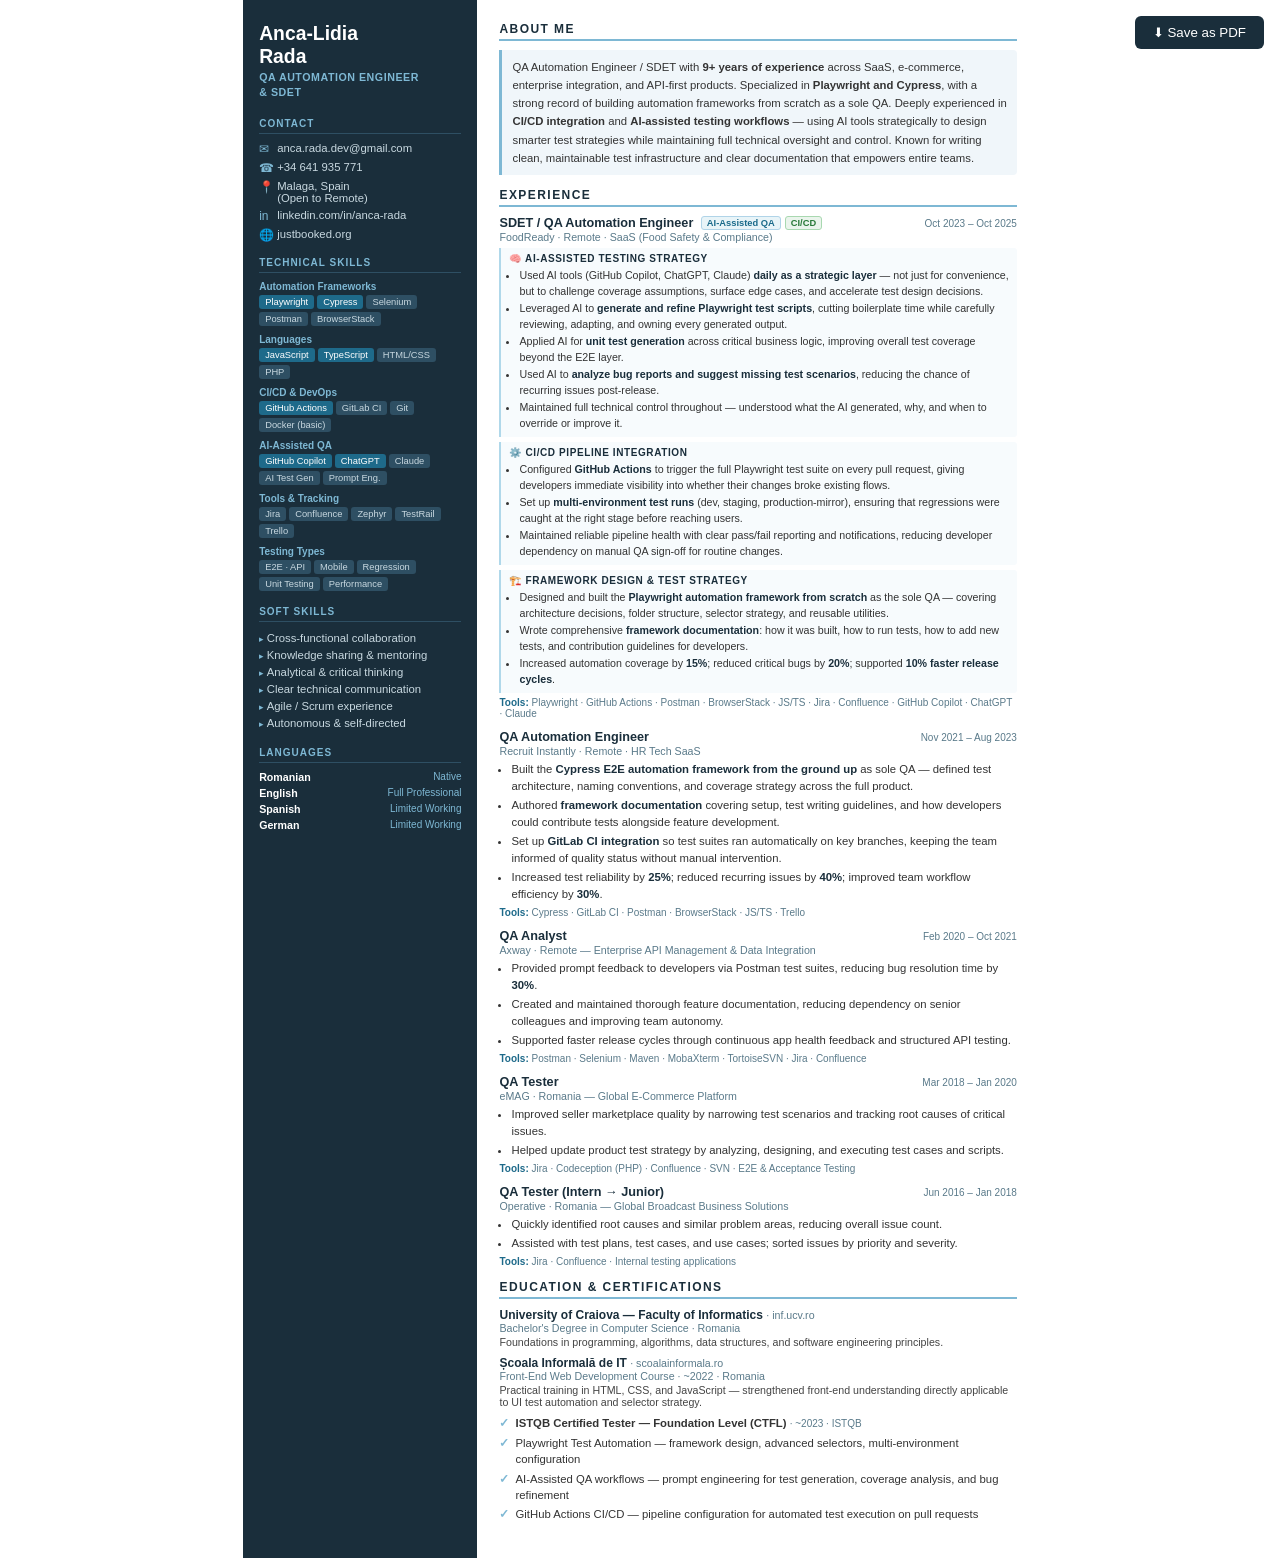
<file: index.html>
<!DOCTYPE html>
<html lang="en">
<head>
<meta charset="UTF-8">
<meta name="viewport" content="width=device-width, initial-scale=1.0">
<title>Anca-Lidia Rada – QA Automation Engineer</title>
<style>
  * { margin: 0; padding: 0; box-sizing: border-box; }
  body { font-family: 'Segoe UI', Arial, sans-serif; font-size: 9.5pt; color: #222; background: #fff; }
  .page { display: flex; width: 210mm; min-height: 297mm; margin: 0 auto; }

  /* SIDEBAR */
  .sidebar { width: 62mm; background: #1a2e3b; color: #e8edf0; padding: 22px 16px; flex-shrink: 0; }
  .sidebar h1 { font-size: 14.5pt; font-weight: 700; color: #fff; line-height: 1.2; margin-bottom: 2px; }
  .sidebar .title { font-size: 8pt; color: #7eb8d4; text-transform: uppercase; letter-spacing: 0.05em; margin-bottom: 18px; font-weight: 600; line-height: 1.4; }
  .sidebar-section { margin-bottom: 15px; }
  .sidebar-section h2 { font-size: 7.5pt; text-transform: uppercase; letter-spacing: 0.1em; color: #7eb8d4; border-bottom: 1px solid #2e4f63; padding-bottom: 4px; margin-bottom: 8px; font-weight: 700; }
  .sidebar-section p, .sidebar-section li { font-size: 8.5pt; color: #c8d8e0; line-height: 1.5; }
  .sidebar-section ul { padding-left: 0; list-style: none; }
  .sidebar-section ul li::before { content: "▸ "; color: #7eb8d4; font-size: 7pt; }
  .contact-item { display: flex; align-items: flex-start; gap: 6px; margin-bottom: 5px; font-size: 8.5pt; color: #c8d8e0; }
  .contact-icon { color: #7eb8d4; width: 12px; flex-shrink: 0; font-size: 9pt; }

  .skill-group { margin-bottom: 8px; }
  .skill-group-title { font-size: 7.5pt; color: #7eb8d4; margin-bottom: 3px; font-weight: 600; }
  .skill-tags { display: flex; flex-wrap: wrap; gap: 3px; }
  .skill-tag { background: #2e4f63; color: #c8d8e0; font-size: 7pt; padding: 2px 6px; border-radius: 3px; }
  .skill-tag.highlight { background: #1e6a8a; color: #fff; }

  .lang-row { display: flex; justify-content: space-between; margin-bottom: 4px; font-size: 8pt; }
  .lang-name { color: #fff; font-weight: 600; }
  .lang-level { color: #7eb8d4; font-size: 7.5pt; }

  /* MAIN */
  .main { flex: 1; padding: 22px 20px 22px 22px; }
  .section { margin-bottom: 13px; }
  .section-title { font-size: 9pt; text-transform: uppercase; letter-spacing: 0.12em; color: #1a2e3b; font-weight: 700; border-bottom: 2px solid #7eb8d4; padding-bottom: 3px; margin-bottom: 9px; }

  .about { font-size: 8.5pt; line-height: 1.6; color: #333; background: #f0f6fa; border-left: 3px solid #7eb8d4; padding: 8px 10px; border-radius: 0 4px 4px 0; }

  .exp-item { margin-bottom: 11px; page-break-inside: avoid}
  .exp-header { display: flex; justify-content: space-between; align-items: baseline; margin-bottom: 1px; }
  .exp-title { font-size: 9.5pt; font-weight: 700; color: #1a2e3b; }
  .exp-date { font-size: 7.5pt; color: #5a7a8a; white-space: nowrap; }
  .exp-company { font-size: 8pt; color: #5a7a8a; margin-bottom: 4px; }
  .exp-item ul { padding-left: 12px; }
  .exp-item ul li { font-size: 8.5pt; line-height: 1.5; color: #333; margin-bottom: 2px; }
  .exp-item ul li strong { color: #1a2e3b; }
  .tools-line { font-size: 7.5pt; color: #5a7a8a; margin-top: 4px; }
  .tools-line span { color: #1e6a8a; font-weight: 600; }

  .subsection { background: #f7fbfd; border-left: 2px solid #b0d8ea; padding: 5px 8px; margin: 5px 0 4px 0; border-radius: 0 3px 3px 0; }
  .subsection-title { font-size: 7.5pt; font-weight: 700; color: #1a2e3b; text-transform: uppercase; letter-spacing: 0.06em; margin-bottom: 3px; }
  .subsection ul { padding-left: 10px; }
  .subsection ul li { font-size: 8pt; line-height: 1.5; color: #333; margin-bottom: 1px; }

  .ai-badge { display: inline-block; background: #e8f4f8; color: #1a6a8a; font-size: 7pt; padding: 1px 5px; border-radius: 3px; border: 1px solid #b0d4e8; margin-left: 4px; vertical-align: middle; font-weight: 600; }
  .ci-badge { display: inline-block; background: #eaf4ec; color: #2a7a3a; font-size: 7pt; padding: 1px 5px; border-radius: 3px; border: 1px solid #a8d8b0; margin-left: 4px; vertical-align: middle; font-weight: 600; }

  .edu-item { margin-bottom: 8px; }
  .edu-title { font-size: 9pt; font-weight: 700; color: #1a2e3b; }
  .edu-sub { font-size: 8pt; color: #5a7a8a; }
  .edu-note { font-size: 8pt; color: #444; margin-top: 2px; }

  .cert-row { display: flex; align-items: flex-start; gap: 6px; margin-bottom: 4px; }
  .cert-check { color: #7eb8d4; font-weight: 700; font-size: 9pt; flex-shrink: 0; }
  .cert-text { font-size: 8.5pt; color: #333; line-height: 1.4; }
  .cert-year { font-size: 7.5pt; color: #5a7a8a; }

  @media print {
    body { -webkit-print-color-adjust: exact; print-color-adjust: exact; }
    .page { width: 100%; margin: 0; }
    .print-btn { display: none; }
  }
  .print-btn { position: fixed; top: 16px; right: 16px; background: #1a2e3b; color: #fff; border: none; padding: 9px 18px; border-radius: 6px; cursor: pointer; font-size: 10pt; z-index: 100; }
  .print-btn:hover { background: #1e6a8a; }
</style>
</head>
<body>
<button class="print-btn" onclick="window.print()">⬇ Save as PDF</button>

<div class="page">
  <!-- SIDEBAR -->
  <div class="sidebar">
    <h1>Anca-Lidia<br>Rada</h1>
    <div class="title">QA Automation Engineer<br>& SDET</div>

    <div class="sidebar-section">
      <h2>Contact</h2>
      <div class="contact-item"><span class="contact-icon">✉</span><span>anca.rada.dev@gmail.com</span></div>
      <div class="contact-item"><span class="contact-icon">☎</span><span>+34 641 935 771</span></div>
      <div class="contact-item"><span class="contact-icon">📍</span><span>Malaga, Spain<br>(Open to Remote)</span></div>
      <div class="contact-item"><span class="contact-icon">in</span><span>linkedin.com/in/anca-rada</span></div>
      <div class="contact-item"><span class="contact-icon">🌐</span><span>justbooked.org</span></div>
    </div>

    <div class="sidebar-section">
      <h2>Technical Skills</h2>
      <div class="skill-group">
        <div class="skill-group-title">Automation Frameworks</div>
        <div class="skill-tags">
          <span class="skill-tag highlight">Playwright</span>
          <span class="skill-tag highlight">Cypress</span>
          <span class="skill-tag">Selenium</span>
          <span class="skill-tag">Postman</span>
          <span class="skill-tag">BrowserStack</span>
        </div>
      </div>
      <div class="skill-group">
        <div class="skill-group-title">Languages</div>
        <div class="skill-tags">
          <span class="skill-tag highlight">JavaScript</span>
          <span class="skill-tag highlight">TypeScript</span>
          <span class="skill-tag">HTML/CSS</span>
          <span class="skill-tag">PHP</span>
        </div>
      </div>
      <div class="skill-group">
        <div class="skill-group-title">CI/CD & DevOps</div>
        <div class="skill-tags">
          <span class="skill-tag highlight">GitHub Actions</span>
          <span class="skill-tag">GitLab CI</span>
          <span class="skill-tag">Git</span>
          <span class="skill-tag">Docker (basic)</span>
        </div>
      </div>
      <div class="skill-group">
        <div class="skill-group-title">AI-Assisted QA</div>
        <div class="skill-tags">
          <span class="skill-tag highlight">GitHub Copilot</span>
          <span class="skill-tag highlight">ChatGPT</span>
          <span class="skill-tag">Claude</span>
          <span class="skill-tag">AI Test Gen</span>
          <span class="skill-tag">Prompt Eng.</span>
        </div>
      </div>
      <div class="skill-group">
        <div class="skill-group-title">Tools & Tracking</div>
        <div class="skill-tags">
          <span class="skill-tag">Jira</span>
          <span class="skill-tag">Confluence</span>
          <span class="skill-tag">Zephyr</span>
          <span class="skill-tag">TestRail</span>
          <span class="skill-tag">Trello</span>
        </div>
      </div>
      <div class="skill-group">
        <div class="skill-group-title">Testing Types</div>
        <div class="skill-tags">
          <span class="skill-tag">E2E · API</span>
          <span class="skill-tag">Mobile</span>
          <span class="skill-tag">Regression</span>
          <span class="skill-tag">Unit Testing</span>
          <span class="skill-tag">Performance</span>
        </div>
      </div>
    </div>

    <div class="sidebar-section">
      <h2>Soft Skills</h2>
      <ul>
        <li>Cross-functional collaboration</li>
        <li>Knowledge sharing & mentoring</li>
        <li>Analytical & critical thinking</li>
        <li>Clear technical communication</li>
        <li>Agile / Scrum experience</li>
        <li>Autonomous & self-directed</li>
      </ul>
    </div>

    <div class="sidebar-section">
      <h2>Languages</h2>
      <div class="lang-row"><span class="lang-name">Romanian</span><span class="lang-level">Native</span></div>
      <div class="lang-row"><span class="lang-name">English</span><span class="lang-level">Full Professional</span></div>
      <div class="lang-row"><span class="lang-name">Spanish</span><span class="lang-level">Limited Working</span></div>
      <div class="lang-row"><span class="lang-name">German</span><span class="lang-level">Limited Working</span></div>
    </div>
  </div>

  <!-- MAIN -->
  <div class="main">
    <div class="section">
      <div class="section-title">About Me</div>
      <div class="about">
        QA Automation Engineer / SDET with <strong>9+ years of experience</strong> across SaaS, e-commerce, enterprise integration, and API-first products. Specialized in <strong>Playwright and Cypress</strong>, with a strong record of building automation frameworks from scratch as a sole QA. Deeply experienced in <strong>CI/CD integration</strong> and <strong>AI-assisted testing workflows</strong> — using AI tools strategically to design smarter test strategies while maintaining full technical oversight and control. Known for writing clean, maintainable test infrastructure and clear documentation that empowers entire teams.
      </div>
    </div>

    <div class="section">
      <div class="section-title">Experience</div>

      <!-- FOODREADY -->
      <div class="exp-item">
        <div class="exp-header">
          <span class="exp-title">SDET / QA Automation Engineer <span class="ai-badge">AI-Assisted QA</span><span class="ci-badge">CI/CD</span></span>
          <span class="exp-date">Oct 2023 – Oct 2025</span>
        </div>
        <div class="exp-company">FoodReady · Remote · SaaS (Food Safety & Compliance)</div>

        <div class="subsection">
          <div class="subsection-title">🧠 AI-Assisted Testing Strategy</div>
          <ul>
            <li>Used AI tools (GitHub Copilot, ChatGPT, Claude) <strong>daily as a strategic layer</strong> — not just for convenience, but to challenge coverage assumptions, surface edge cases, and accelerate test design decisions.</li>
            <li>Leveraged AI to <strong>generate and refine Playwright test scripts</strong>, cutting boilerplate time while carefully reviewing, adapting, and owning every generated output.</li>
            <li>Applied AI for <strong>unit test generation</strong> across critical business logic, improving overall test coverage beyond the E2E layer.</li>
            <li>Used AI to <strong>analyze bug reports and suggest missing test scenarios</strong>, reducing the chance of recurring issues post-release.</li>
            <li>Maintained full technical control throughout — understood what the AI generated, why, and when to override or improve it.</li>
          </ul>
        </div>

        <div class="subsection">
          <div class="subsection-title">⚙️ CI/CD Pipeline Integration</div>
          <ul>
            <li>Configured <strong>GitHub Actions</strong> to trigger the full Playwright test suite on every pull request, giving developers immediate visibility into whether their changes broke existing flows.</li>
            <li>Set up <strong>multi-environment test runs</strong> (dev, staging, production-mirror), ensuring that regressions were caught at the right stage before reaching users.</li>
            <li>Maintained reliable pipeline health with clear pass/fail reporting and notifications, reducing developer dependency on manual QA sign-off for routine changes.</li>
          </ul>
        </div>

        <div class="subsection">
          <div class="subsection-title">🏗️ Framework Design & Test Strategy</div>
          <ul>
            <li>Designed and built the <strong>Playwright automation framework from scratch</strong> as the sole QA — covering architecture decisions, folder structure, selector strategy, and reusable utilities.</li>
            <li>Wrote comprehensive <strong>framework documentation</strong>: how it was built, how to run tests, how to add new tests, and contribution guidelines for developers.</li>
            <li>Increased automation coverage by <strong>15%</strong>; reduced critical bugs by <strong>20%</strong>; supported <strong>10% faster release cycles</strong>.</li>
          </ul>
        </div>

        <div class="tools-line"><span>Tools:</span> Playwright · GitHub Actions · Postman · BrowserStack · JS/TS · Jira · Confluence · GitHub Copilot · ChatGPT · Claude</div>
      </div>

      <!-- RECRUIT INSTANTLY -->
      <div class="exp-item">
        <div class="exp-header">
          <span class="exp-title">QA Automation Engineer</span>
          <span class="exp-date">Nov 2021 – Aug 2023</span>
        </div>
        <div class="exp-company">Recruit Instantly · Remote · HR Tech SaaS</div>
        <ul>
          <li>Built the <strong>Cypress E2E automation framework from the ground up</strong> as sole QA — defined test architecture, naming conventions, and coverage strategy across the full product.</li>
          <li>Authored <strong>framework documentation</strong> covering setup, test writing guidelines, and how developers could contribute tests alongside feature development.</li>
          <li>Set up <strong>GitLab CI integration</strong> so test suites ran automatically on key branches, keeping the team informed of quality status without manual intervention.</li>
          <li>Increased test reliability by <strong>25%</strong>; reduced recurring issues by <strong>40%</strong>; improved team workflow efficiency by <strong>30%</strong>.</li>
        </ul>
        <div class="tools-line"><span>Tools:</span> Cypress · GitLab CI · Postman · BrowserStack · JS/TS · Trello</div>
      </div>

      <!-- AXWAY -->
      <div class="exp-item">
        <div class="exp-header">
          
          <span class="exp-title">QA Analyst</span>
          <span class="exp-date">Feb 2020 – Oct 2021</span>
        </div>
        <div class="exp-company">Axway · Remote — Enterprise API Management & Data Integration</div>
        <ul>
          <li>Provided prompt feedback to developers via Postman test suites, reducing bug resolution time by <strong>30%</strong>.</li>
          <li>Created and maintained thorough feature documentation, reducing dependency on senior colleagues and improving team autonomy.</li>
          <li>Supported faster release cycles through continuous app health feedback and structured API testing.</li>
        </ul>
        <div class="tools-line"><span>Tools:</span> Postman · Selenium · Maven · MobaXterm · TortoiseSVN · Jira · Confluence</div>
      </div>

      <!-- EMAG -->
      <div class="exp-item">
        <div class="exp-header">
          <span class="exp-title">QA Tester</span>
          <span class="exp-date">Mar 2018 – Jan 2020</span>
        </div>
        <div class="exp-company">eMAG · Romania — Global E-Commerce Platform</div>
        <ul>
          <li>Improved seller marketplace quality by narrowing test scenarios and tracking root causes of critical issues.</li>
          <li>Helped update product test strategy by analyzing, designing, and executing test cases and scripts.</li>
        </ul>
        <div class="tools-line"><span>Tools:</span> Jira · Codeception (PHP) · Confluence · SVN · E2E & Acceptance Testing</div>
      </div>

      <!-- OPERATIVE -->
      <div class="exp-item">
        <div class="exp-header">
          <span class="exp-title">QA Tester (Intern → Junior)</span>
          <span class="exp-date">Jun 2016 – Jan 2018</span>
        </div>
        <div class="exp-company">Operative · Romania — Global Broadcast Business Solutions</div>
        <ul>
          <li>Quickly identified root causes and similar problem areas, reducing overall issue count.</li>
          <li>Assisted with test plans, test cases, and use cases; sorted issues by priority and severity.</li>
        </ul>
        <div class="tools-line"><span>Tools:</span> Jira · Confluence · Internal testing applications</div>
      </div>
    </div>

    <!-- EDUCATION -->
    <div class="section">
      <div class="section-title">Education & Certifications</div>

      <div class="edu-item">
        <div class="edu-title">University of Craiova — Faculty of Informatics <span style="font-size:8pt; font-weight:400; color:#5a7a8a;">· inf.ucv.ro</span></div>
        <div class="edu-sub">Bachelor's Degree in Computer Science · Romania</div>
        <div class="edu-note">Foundations in programming, algorithms, data structures, and software engineering principles.</div>
      </div>

      <div class="edu-item">
        <div class="edu-title">Școala Informală de IT <span style="font-size:8pt; font-weight:400; color:#5a7a8a;">· scoalainformala.ro</span></div>
        <div class="edu-sub">Front-End Web Development Course · ~2022 · Romania</div>
        <div class="edu-note">Practical training in HTML, CSS, and JavaScript — strengthened front-end understanding directly applicable to UI test automation and selector strategy.</div>
      </div>

      <div style="margin-top: 8px;">
        <div class="cert-row">
          <span class="cert-check">✓</span>
          <span class="cert-text"><strong>ISTQB Certified Tester — Foundation Level (CTFL)</strong> <span class="cert-year">· ~2023 · ISTQB</span></span>
        </div>
        <div class="cert-row">
          <span class="cert-check">✓</span>
          <span class="cert-text">Playwright Test Automation — framework design, advanced selectors, multi-environment configuration</span>
        </div>
        <div class="cert-row">
          <span class="cert-check">✓</span>
          <span class="cert-text">AI-Assisted QA workflows — prompt engineering for test generation, coverage analysis, and bug refinement</span>
        </div>
        <div class="cert-row">
          <span class="cert-check">✓</span>
          <span class="cert-text">GitHub Actions CI/CD — pipeline configuration for automated test execution on pull requests</span>
        </div>
      </div>
    </div>

  </div>
</div>
</body>
</html>
</file>
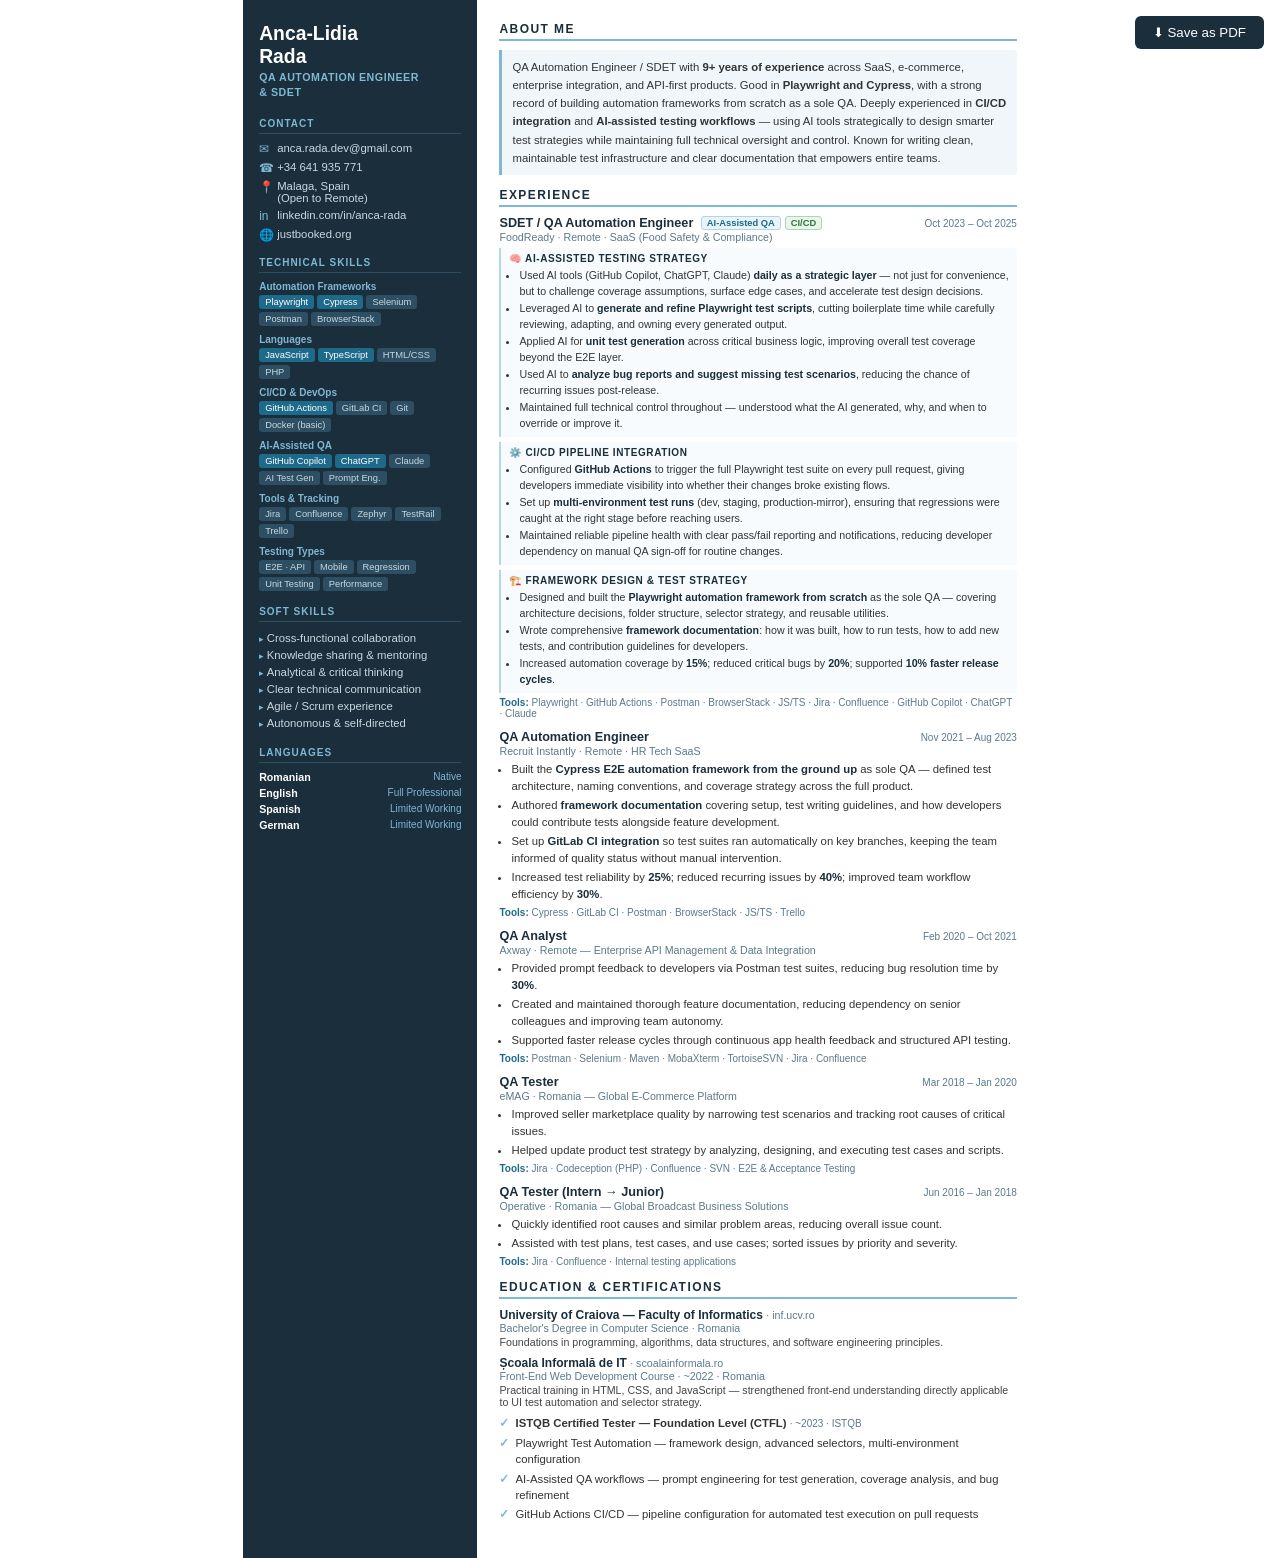
<file: englishCV.html>
<!DOCTYPE html>
<html lang="en">
<head>
<meta charset="UTF-8">
<meta name="viewport" content="width=device-width, initial-scale=1.0">
<title>Anca-Lidia Rada – QA Automation Engineer</title>
<style>
  * { margin: 0; padding: 0; box-sizing: border-box; }
  body { font-family: 'Segoe UI', Arial, sans-serif; font-size: 9.5pt; color: #222; background: #fff; }
  .page { display: flex; width: 210mm; min-height: 297mm; margin: 0 auto; }

  /* SIDEBAR */
  .sidebar { width: 62mm; background: #1a2e3b; color: #e8edf0; padding: 22px 16px; flex-shrink: 0; }
  .sidebar h1 { font-size: 14.5pt; font-weight: 700; color: #fff; line-height: 1.2; margin-bottom: 2px; }
  .sidebar .title { font-size: 8pt; color: #7eb8d4; text-transform: uppercase; letter-spacing: 0.05em; margin-bottom: 18px; font-weight: 600; line-height: 1.4; }
  .sidebar-section { margin-bottom: 15px; }
  .sidebar-section h2 { font-size: 7.5pt; text-transform: uppercase; letter-spacing: 0.1em; color: #7eb8d4; border-bottom: 1px solid #2e4f63; padding-bottom: 4px; margin-bottom: 8px; font-weight: 700; }
  .sidebar-section p, .sidebar-section li { font-size: 8.5pt; color: #c8d8e0; line-height: 1.5; }
  .sidebar-section ul { padding-left: 0; list-style: none; }
  .sidebar-section ul li::before { content: "▸ "; color: #7eb8d4; font-size: 7pt; }
  .contact-item { display: flex; align-items: flex-start; gap: 6px; margin-bottom: 5px; font-size: 8.5pt; color: #c8d8e0; }
  .contact-icon { color: #7eb8d4; width: 12px; flex-shrink: 0; font-size: 9pt; }

  .skill-group { margin-bottom: 8px; }
  .skill-group-title { font-size: 7.5pt; color: #7eb8d4; margin-bottom: 3px; font-weight: 600; }
  .skill-tags { display: flex; flex-wrap: wrap; gap: 3px; }
  .skill-tag { background: #2e4f63; color: #c8d8e0; font-size: 7pt; padding: 2px 6px; border-radius: 3px; }
  .skill-tag.highlight { background: #1e6a8a; color: #fff; }

  .lang-row { display: flex; justify-content: space-between; margin-bottom: 4px; font-size: 8pt; }
  .lang-name { color: #fff; font-weight: 600; }
  .lang-level { color: #7eb8d4; font-size: 7.5pt; }

  /* MAIN */
  .main { flex: 1; padding: 22px 20px 22px 22px; }
  .section { margin-bottom: 13px; }
  .section-title { font-size: 9pt; text-transform: uppercase; letter-spacing: 0.12em; color: #1a2e3b; font-weight: 700; border-bottom: 2px solid #7eb8d4; padding-bottom: 3px; margin-bottom: 9px; }

  .about { font-size: 8.5pt; line-height: 1.6; color: #333; background: #f0f6fa; border-left: 3px solid #7eb8d4; padding: 8px 10px; border-radius: 0 4px 4px 0; }

  .exp-item { margin-bottom: 11px; }
  .exp-header { display: flex; justify-content: space-between; align-items: baseline; margin-bottom: 1px; }
  .exp-title { font-size: 9.5pt; font-weight: 700; color: #1a2e3b; }
  .exp-date { font-size: 7.5pt; color: #5a7a8a; white-space: nowrap; }
  .exp-company { font-size: 8pt; color: #5a7a8a; margin-bottom: 4px; }
  .exp-item ul { padding-left: 12px; }
  .exp-item ul li { font-size: 8.5pt; line-height: 1.5; color: #333; margin-bottom: 2px; }
  .exp-item ul li strong { color: #1a2e3b; }
  .tools-line { font-size: 7.5pt; color: #5a7a8a; margin-top: 4px; }
  .tools-line span { color: #1e6a8a; font-weight: 600; }

  .subsection { background: #f7fbfd; border-left: 2px solid #b0d8ea; padding: 5px 8px; margin: 5px 0 4px 0; border-radius: 0 3px 3px 0; }
  .subsection-title { font-size: 7.5pt; font-weight: 700; color: #1a2e3b; text-transform: uppercase; letter-spacing: 0.06em; margin-bottom: 3px; }
  .subsection ul { padding-left: 10px; }
  .subsection ul li { font-size: 8pt; line-height: 1.5; color: #333; margin-bottom: 1px; }

  .ai-badge { display: inline-block; background: #e8f4f8; color: #1a6a8a; font-size: 7pt; padding: 1px 5px; border-radius: 3px; border: 1px solid #b0d4e8; margin-left: 4px; vertical-align: middle; font-weight: 600; }
  .ci-badge { display: inline-block; background: #eaf4ec; color: #2a7a3a; font-size: 7pt; padding: 1px 5px; border-radius: 3px; border: 1px solid #a8d8b0; margin-left: 4px; vertical-align: middle; font-weight: 600; }

  .edu-item { margin-bottom: 8px; }
  .edu-title { font-size: 9pt; font-weight: 700; color: #1a2e3b; }
  .edu-sub { font-size: 8pt; color: #5a7a8a; }
  .edu-note { font-size: 8pt; color: #444; margin-top: 2px; }

  .cert-row { display: flex; align-items: flex-start; gap: 6px; margin-bottom: 4px; }
  .cert-check { color: #7eb8d4; font-weight: 700; font-size: 9pt; flex-shrink: 0; }
  .cert-text { font-size: 8.5pt; color: #333; line-height: 1.4; }
  .cert-year { font-size: 7.5pt; color: #5a7a8a; }

  @media print {
    body { -webkit-print-color-adjust: exact; print-color-adjust: exact; }
    .page { width: 100%; margin: 0; }
    .print-btn { display: none; }
  }
  .print-btn { position: fixed; top: 16px; right: 16px; background: #1a2e3b; color: #fff; border: none; padding: 9px 18px; border-radius: 6px; cursor: pointer; font-size: 10pt; z-index: 100; }
  .print-btn:hover { background: #1e6a8a; }
</style>
</head>
<body>
<button class="print-btn" onclick="window.print()">⬇ Save as PDF</button>

<div class="page">
  <!-- SIDEBAR -->
  <div class="sidebar">
    <h1>Anca-Lidia<br>Rada</h1>
    <div class="title">QA Automation Engineer<br>& SDET</div>

    <div class="sidebar-section">
      <h2>Contact</h2>
      <div class="contact-item"><span class="contact-icon">✉</span><span>anca.rada.dev@gmail.com</span></div>
      <div class="contact-item"><span class="contact-icon">☎</span><span>+34 641 935 771</span></div>
      <div class="contact-item"><span class="contact-icon">📍</span><span>Malaga, Spain<br>(Open to Remote)</span></div>
      <div class="contact-item"><span class="contact-icon">in</span><span>linkedin.com/in/anca-rada</span></div>
      <div class="contact-item"><span class="contact-icon">🌐</span><span>justbooked.org</span></div>
    </div>

    <div class="sidebar-section">
      <h2>Technical Skills</h2>
      <div class="skill-group">
        <div class="skill-group-title">Automation Frameworks</div>
        <div class="skill-tags">
          <span class="skill-tag highlight">Playwright</span>
          <span class="skill-tag highlight">Cypress</span>
          <span class="skill-tag">Selenium</span>
          <span class="skill-tag">Postman</span>
          <span class="skill-tag">BrowserStack</span>
        </div>
      </div>
      <div class="skill-group">
        <div class="skill-group-title">Languages</div>
        <div class="skill-tags">
          <span class="skill-tag highlight">JavaScript</span>
          <span class="skill-tag highlight">TypeScript</span>
          <span class="skill-tag">HTML/CSS</span>
          <span class="skill-tag">PHP</span>
        </div>
      </div>
      <div class="skill-group">
        <div class="skill-group-title">CI/CD & DevOps</div>
        <div class="skill-tags">
          <span class="skill-tag highlight">GitHub Actions</span>
          <span class="skill-tag">GitLab CI</span>
          <span class="skill-tag">Git</span>
          <span class="skill-tag">Docker (basic)</span>
        </div>
      </div>
      <div class="skill-group">
        <div class="skill-group-title">AI-Assisted QA</div>
        <div class="skill-tags">
          <span class="skill-tag highlight">GitHub Copilot</span>
          <span class="skill-tag highlight">ChatGPT</span>
          <span class="skill-tag">Claude</span>
          <span class="skill-tag">AI Test Gen</span>
          <span class="skill-tag">Prompt Eng.</span>
        </div>
      </div>
      <div class="skill-group">
        <div class="skill-group-title">Tools & Tracking</div>
        <div class="skill-tags">
          <span class="skill-tag">Jira</span>
          <span class="skill-tag">Confluence</span>
          <span class="skill-tag">Zephyr</span>
          <span class="skill-tag">TestRail</span>
          <span class="skill-tag">Trello</span>
        </div>
      </div>
      <div class="skill-group">
        <div class="skill-group-title">Testing Types</div>
        <div class="skill-tags">
          <span class="skill-tag">E2E · API</span>
          <span class="skill-tag">Mobile</span>
          <span class="skill-tag">Regression</span>
          <span class="skill-tag">Unit Testing</span>
          <span class="skill-tag">Performance</span>
        </div>
      </div>
    </div>

    <div class="sidebar-section">
      <h2>Soft Skills</h2>
      <ul>
        <li>Cross-functional collaboration</li>
        <li>Knowledge sharing & mentoring</li>
        <li>Analytical & critical thinking</li>
        <li>Clear technical communication</li>
        <li>Agile / Scrum experience</li>
        <li>Autonomous & self-directed</li>
      </ul>
    </div>

    <div class="sidebar-section">
      <h2>Languages</h2>
      <div class="lang-row"><span class="lang-name">Romanian</span><span class="lang-level">Native</span></div>
      <div class="lang-row"><span class="lang-name">English</span><span class="lang-level">Full Professional</span></div>
      <div class="lang-row"><span class="lang-name">Spanish</span><span class="lang-level">Limited Working</span></div>
      <div class="lang-row"><span class="lang-name">German</span><span class="lang-level">Limited Working</span></div>
    </div>
  </div>

  <!-- MAIN -->
  <div class="main">
    <div class="section">
      <div class="section-title">About Me</div>
      <div class="about">
        QA Automation Engineer / SDET with <strong>9+ years of experience</strong> across SaaS, e-commerce, enterprise integration, and API-first products. Good in <strong>Playwright and Cypress</strong>, with a strong record of building automation frameworks from scratch as a sole QA. Deeply experienced in <strong>CI/CD integration</strong> and <strong>AI-assisted testing workflows</strong> — using AI tools strategically to design smarter test strategies while maintaining full technical oversight and control. Known for writing clean, maintainable test infrastructure and clear documentation that empowers entire teams.
      </div>
    </div>

    <div class="section">
      <div class="section-title">Experience</div>

      <!-- FOODREADY -->
      <div class="exp-item">
        <div class="exp-header">
          <span class="exp-title">SDET / QA Automation Engineer <span class="ai-badge">AI-Assisted QA</span><span class="ci-badge">CI/CD</span></span>
          <span class="exp-date">Oct 2023 – Oct 2025</span>
        </div>
        <div class="exp-company">FoodReady · Remote · SaaS (Food Safety & Compliance)</div>

        <div class="subsection">
          <div class="subsection-title">🧠 AI-Assisted Testing Strategy</div>
          <ul>
            <li>Used AI tools (GitHub Copilot, ChatGPT, Claude) <strong>daily as a strategic layer</strong> — not just for convenience, but to challenge coverage assumptions, surface edge cases, and accelerate test design decisions.</li>
            <li>Leveraged AI to <strong>generate and refine Playwright test scripts</strong>, cutting boilerplate time while carefully reviewing, adapting, and owning every generated output.</li>
            <li>Applied AI for <strong>unit test generation</strong> across critical business logic, improving overall test coverage beyond the E2E layer.</li>
            <li>Used AI to <strong>analyze bug reports and suggest missing test scenarios</strong>, reducing the chance of recurring issues post-release.</li>
            <li>Maintained full technical control throughout — understood what the AI generated, why, and when to override or improve it.</li>
          </ul>
        </div>

        <div class="subsection">
          <div class="subsection-title">⚙️ CI/CD Pipeline Integration</div>
          <ul>
            <li>Configured <strong>GitHub Actions</strong> to trigger the full Playwright test suite on every pull request, giving developers immediate visibility into whether their changes broke existing flows.</li>
            <li>Set up <strong>multi-environment test runs</strong> (dev, staging, production-mirror), ensuring that regressions were caught at the right stage before reaching users.</li>
            <li>Maintained reliable pipeline health with clear pass/fail reporting and notifications, reducing developer dependency on manual QA sign-off for routine changes.</li>
          </ul>
        </div>

        <div class="subsection">
          <div class="subsection-title">🏗️ Framework Design & Test Strategy</div>
          <ul>
            <li>Designed and built the <strong>Playwright automation framework from scratch</strong> as the sole QA — covering architecture decisions, folder structure, selector strategy, and reusable utilities.</li>
            <li>Wrote comprehensive <strong>framework documentation</strong>: how it was built, how to run tests, how to add new tests, and contribution guidelines for developers.</li>
            <li>Increased automation coverage by <strong>15%</strong>; reduced critical bugs by <strong>20%</strong>; supported <strong>10% faster release cycles</strong>.</li>
          </ul>
        </div>

        <div class="tools-line"><span>Tools:</span> Playwright · GitHub Actions · Postman · BrowserStack · JS/TS · Jira · Confluence · GitHub Copilot · ChatGPT · Claude</div>
      </div>

      <!-- RECRUIT INSTANTLY -->
      <div class="exp-item">
        <div class="exp-header">
          <span class="exp-title">QA Automation Engineer</span>
          <span class="exp-date">Nov 2021 – Aug 2023</span>
        </div>
        <div class="exp-company">Recruit Instantly · Remote · HR Tech SaaS</div>
        <ul>
          <li>Built the <strong>Cypress E2E automation framework from the ground up</strong> as sole QA — defined test architecture, naming conventions, and coverage strategy across the full product.</li>
          <li>Authored <strong>framework documentation</strong> covering setup, test writing guidelines, and how developers could contribute tests alongside feature development.</li>
          <li>Set up <strong>GitLab CI integration</strong> so test suites ran automatically on key branches, keeping the team informed of quality status without manual intervention.</li>
          <li>Increased test reliability by <strong>25%</strong>; reduced recurring issues by <strong>40%</strong>; improved team workflow efficiency by <strong>30%</strong>.</li>
        </ul>
        <div class="tools-line"><span>Tools:</span> Cypress · GitLab CI · Postman · BrowserStack · JS/TS · Trello</div>
      </div>

      <!-- AXWAY -->
      <div class="exp-item">
        <div class="exp-header">
          <span class="exp-title">QA Analyst</span>
          <span class="exp-date">Feb 2020 – Oct 2021</span>
        </div>
        <div class="exp-company">Axway · Remote — Enterprise API Management & Data Integration</div>
        <ul>
          <li>Provided prompt feedback to developers via Postman test suites, reducing bug resolution time by <strong>30%</strong>.</li>
          <li>Created and maintained thorough feature documentation, reducing dependency on senior colleagues and improving team autonomy.</li>
          <li>Supported faster release cycles through continuous app health feedback and structured API testing.</li>
        </ul>
        <div class="tools-line"><span>Tools:</span> Postman · Selenium · Maven · MobaXterm · TortoiseSVN · Jira · Confluence</div>
      </div>

      <!-- EMAG -->
      <div class="exp-item">
        <div class="exp-header">
          <span class="exp-title">QA Tester</span>
          <span class="exp-date">Mar 2018 – Jan 2020</span>
        </div>
        <div class="exp-company">eMAG · Romania — Global E-Commerce Platform</div>
        <ul>
          <li>Improved seller marketplace quality by narrowing test scenarios and tracking root causes of critical issues.</li>
          <li>Helped update product test strategy by analyzing, designing, and executing test cases and scripts.</li>
        </ul>
        <div class="tools-line"><span>Tools:</span> Jira · Codeception (PHP) · Confluence · SVN · E2E & Acceptance Testing</div>
      </div>

      <!-- OPERATIVE -->
      <div class="exp-item">
        <div class="exp-header">
          <span class="exp-title">QA Tester (Intern → Junior)</span>
          <span class="exp-date">Jun 2016 – Jan 2018</span>
        </div>
        <div class="exp-company">Operative · Romania — Global Broadcast Business Solutions</div>
        <ul>
          <li>Quickly identified root causes and similar problem areas, reducing overall issue count.</li>
          <li>Assisted with test plans, test cases, and use cases; sorted issues by priority and severity.</li>
        </ul>
        <div class="tools-line"><span>Tools:</span> Jira · Confluence · Internal testing applications</div>
      </div>
    </div>

    <!-- EDUCATION -->
    <div class="section">
      <div class="section-title">Education & Certifications</div>

      <div class="edu-item">
        <div class="edu-title">University of Craiova — Faculty of Informatics <span style="font-size:8pt; font-weight:400; color:#5a7a8a;">· inf.ucv.ro</span></div>
        <div class="edu-sub">Bachelor's Degree in Computer Science · Romania</div>
        <div class="edu-note">Foundations in programming, algorithms, data structures, and software engineering principles.</div>
      </div>

      <div class="edu-item">
        <div class="edu-title">Școala Informală de IT <span style="font-size:8pt; font-weight:400; color:#5a7a8a;">· scoalainformala.ro</span></div>
        <div class="edu-sub">Front-End Web Development Course · ~2022 · Romania</div>
        <div class="edu-note">Practical training in HTML, CSS, and JavaScript — strengthened front-end understanding directly applicable to UI test automation and selector strategy.</div>
      </div>

      <div style="margin-top: 8px;">
        <div class="cert-row">
          <span class="cert-check">✓</span>
          <span class="cert-text"><strong>ISTQB Certified Tester — Foundation Level (CTFL)</strong> <span class="cert-year">· ~2023 · ISTQB</span></span>
        </div>
        <div class="cert-row">
          <span class="cert-check">✓</span>
          <span class="cert-text">Playwright Test Automation — framework design, advanced selectors, multi-environment configuration</span>
        </div>
        <div class="cert-row">
          <span class="cert-check">✓</span>
          <span class="cert-text">AI-Assisted QA workflows — prompt engineering for test generation, coverage analysis, and bug refinement</span>
        </div>
        <div class="cert-row">
          <span class="cert-check">✓</span>
          <span class="cert-text">GitHub Actions CI/CD — pipeline configuration for automated test execution on pull requests</span>
        </div>
      </div>
    </div>

  </div>
</div>
</body>
</html>
</file>
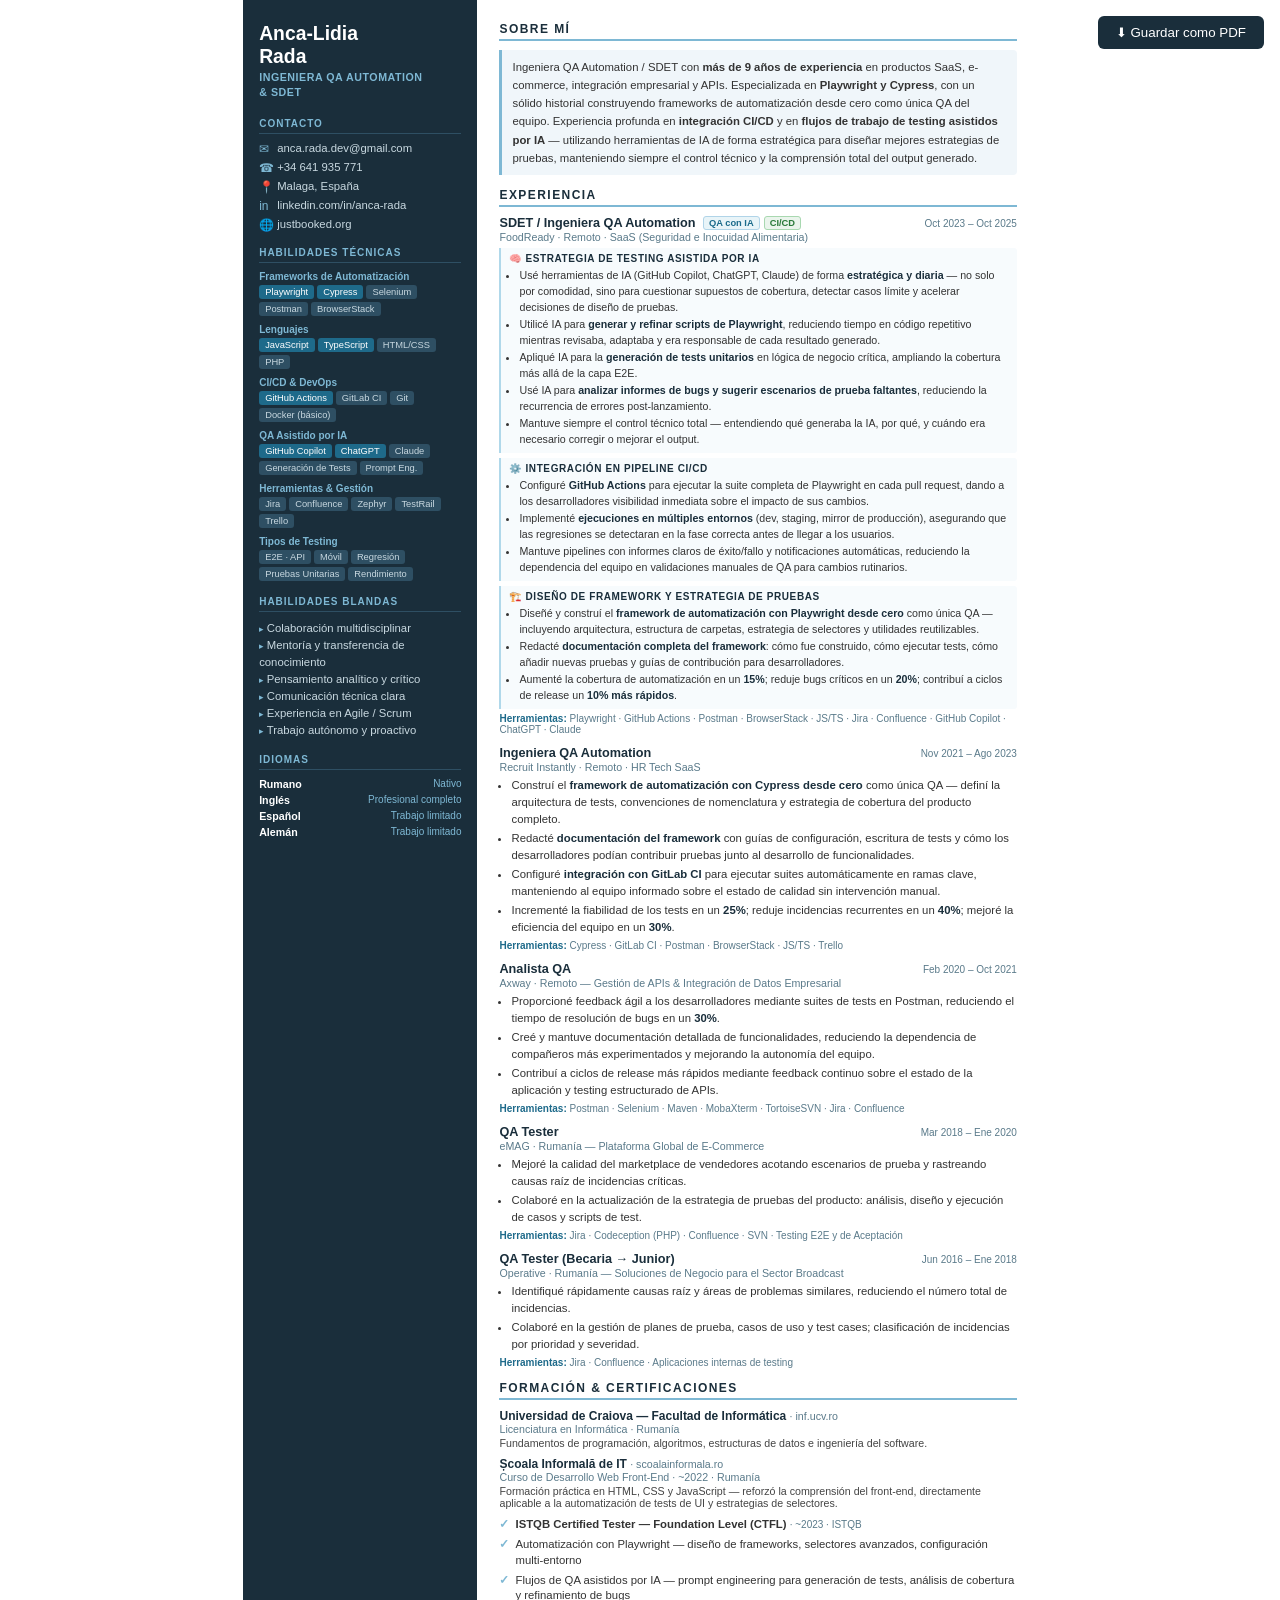
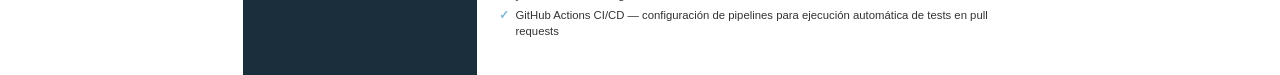
<file: spanishCV.html>
<!DOCTYPE html>
<html lang="es">
<head>
<meta charset="UTF-8">
<meta name="viewport" content="width=device-width, initial-scale=1.0">
<title>Anca-Lidia Rada – Ingeniera QA Automation</title>
<style>
  * { margin: 0; padding: 0; box-sizing: border-box; }
  body { font-family: 'Segoe UI', Arial, sans-serif; font-size: 9.5pt; color: #222; background: #fff; }
  .page { display: flex; width: 210mm; min-height: 297mm; margin: 0 auto; }

  /* SIDEBAR */
  .sidebar { width: 62mm; background: #1a2e3b; color: #e8edf0; padding: 22px 16px; flex-shrink: 0; }
  .sidebar h1 { font-size: 14.5pt; font-weight: 700; color: #fff; line-height: 1.2; margin-bottom: 2px; }
  .sidebar .title { font-size: 8pt; color: #7eb8d4; text-transform: uppercase; letter-spacing: 0.05em; margin-bottom: 18px; font-weight: 600; line-height: 1.4; }
  .sidebar-section { margin-bottom: 15px; }
  .sidebar-section h2 { font-size: 7.5pt; text-transform: uppercase; letter-spacing: 0.1em; color: #7eb8d4; border-bottom: 1px solid #2e4f63; padding-bottom: 4px; margin-bottom: 8px; font-weight: 700; }
  .sidebar-section ul { padding-left: 0; list-style: none; }
  .sidebar-section ul li { font-size: 8.5pt; color: #c8d8e0; line-height: 1.5; }
  .sidebar-section ul li::before { content: "▸ "; color: #7eb8d4; font-size: 7pt; }
  .contact-item { display: flex; align-items: flex-start; gap: 6px; margin-bottom: 5px; font-size: 8.5pt; color: #c8d8e0; }
  .contact-icon { color: #7eb8d4; width: 12px; flex-shrink: 0; font-size: 9pt; }

  .skill-group { margin-bottom: 8px; }
  .skill-group-title { font-size: 7.5pt; color: #7eb8d4; margin-bottom: 3px; font-weight: 600; }
  .skill-tags { display: flex; flex-wrap: wrap; gap: 3px; }
  .skill-tag { background: #2e4f63; color: #c8d8e0; font-size: 7pt; padding: 2px 6px; border-radius: 3px; }
  .skill-tag.highlight { background: #1e6a8a; color: #fff; }

  .lang-row { display: flex; justify-content: space-between; margin-bottom: 4px; font-size: 8pt; }
  .lang-name { color: #fff; font-weight: 600; }
  .lang-level { color: #7eb8d4; font-size: 7.5pt; }

  /* MAIN */
  .main { flex: 1; padding: 22px 20px 22px 22px; }
  .section { margin-bottom: 13px; }
  .section-title { font-size: 9pt; text-transform: uppercase; letter-spacing: 0.12em; color: #1a2e3b; font-weight: 700; border-bottom: 2px solid #7eb8d4; padding-bottom: 3px; margin-bottom: 9px; }

  .about { font-size: 8.5pt; line-height: 1.6; color: #333; background: #f0f6fa; border-left: 3px solid #7eb8d4; padding: 8px 10px; border-radius: 0 4px 4px 0; }

  .exp-item { margin-bottom: 11px; }
  .exp-header { display: flex; justify-content: space-between; align-items: baseline; margin-bottom: 1px; }
  .exp-title { font-size: 9.5pt; font-weight: 700; color: #1a2e3b; }
  .exp-date { font-size: 7.5pt; color: #5a7a8a; white-space: nowrap; }
  .exp-company { font-size: 8pt; color: #5a7a8a; margin-bottom: 4px; }
  .exp-item ul { padding-left: 12px; }
  .exp-item ul li { font-size: 8.5pt; line-height: 1.5; color: #333; margin-bottom: 2px; }
  .exp-item ul li strong { color: #1a2e3b; }
  .tools-line { font-size: 7.5pt; color: #5a7a8a; margin-top: 4px; }
  .tools-line span { color: #1e6a8a; font-weight: 600; }

  .subsection { background: #f7fbfd; border-left: 2px solid #b0d8ea; padding: 5px 8px; margin: 5px 0 4px 0; border-radius: 0 3px 3px 0; }
  .subsection-title { font-size: 7.5pt; font-weight: 700; color: #1a2e3b; text-transform: uppercase; letter-spacing: 0.06em; margin-bottom: 3px; }
  .subsection ul { padding-left: 10px; }
  .subsection ul li { font-size: 8pt; line-height: 1.5; color: #333; margin-bottom: 1px; }

  .ai-badge { display: inline-block; background: #e8f4f8; color: #1a6a8a; font-size: 7pt; padding: 1px 5px; border-radius: 3px; border: 1px solid #b0d4e8; margin-left: 4px; vertical-align: middle; font-weight: 600; }
  .ci-badge { display: inline-block; background: #eaf4ec; color: #2a7a3a; font-size: 7pt; padding: 1px 5px; border-radius: 3px; border: 1px solid #a8d8b0; margin-left: 4px; vertical-align: middle; font-weight: 600; }

  .edu-item { margin-bottom: 8px; }
  .edu-title { font-size: 9pt; font-weight: 700; color: #1a2e3b; }
  .edu-sub { font-size: 8pt; color: #5a7a8a; }
  .edu-note { font-size: 8pt; color: #444; margin-top: 2px; }

  .cert-row { display: flex; align-items: flex-start; gap: 6px; margin-bottom: 4px; }
  .cert-check { color: #7eb8d4; font-weight: 700; font-size: 9pt; flex-shrink: 0; }
  .cert-text { font-size: 8.5pt; color: #333; line-height: 1.4; }
  .cert-year { font-size: 7.5pt; color: #5a7a8a; }

  @page {
    margin: 0;
    size: A4;
  }
  @media print {
    body { -webkit-print-color-adjust: exact; print-color-adjust: exact; }
    .page { width: 100%; margin: 0; }
    .print-btn { display: none; }
    .exp-item { page-break-inside: avoid; }
  }
  .print-btn { position: fixed; top: 16px; right: 16px; background: #1a2e3b; color: #fff; border: none; padding: 9px 18px; border-radius: 6px; cursor: pointer; font-size: 10pt; z-index: 100; }
  .print-btn:hover { background: #1e6a8a; }
</style>
</head>
<body>
<button class="print-btn" onclick="window.print()">⬇ Guardar como PDF</button>

<div class="page">
  <!-- SIDEBAR -->
  <div class="sidebar">
    <h1>Anca-Lidia<br>Rada</h1>
    <div class="title">Ingeniera QA Automation<br>& SDET</div>

    <div class="sidebar-section">
      <h2>Contacto</h2>
      <div class="contact-item"><span class="contact-icon">✉</span><span>anca.rada.dev@gmail.com</span></div>
      <div class="contact-item"><span class="contact-icon">☎</span><span>+34 641 935 771</span></div>
      <div class="contact-item"><span class="contact-icon">📍</span><span>Malaga, España<br></span></div>
      <div class="contact-item"><span class="contact-icon">in</span><span>linkedin.com/in/anca-rada</span></div>
      <div class="contact-item"><span class="contact-icon">🌐</span><span>justbooked.org</span></div>
    </div>

    <div class="sidebar-section">
      <h2>Habilidades Técnicas</h2>
      <div class="skill-group">
        <div class="skill-group-title">Frameworks de Automatización</div>
        <div class="skill-tags">
          <span class="skill-tag highlight">Playwright</span>
          <span class="skill-tag highlight">Cypress</span>
          <span class="skill-tag">Selenium</span>
          <span class="skill-tag">Postman</span>
          <span class="skill-tag">BrowserStack</span>
        </div>
      </div>
      <div class="skill-group">
        <div class="skill-group-title">Lenguajes</div>
        <div class="skill-tags">
          <span class="skill-tag highlight">JavaScript</span>
          <span class="skill-tag highlight">TypeScript</span>
          <span class="skill-tag">HTML/CSS</span>
          <span class="skill-tag">PHP</span>
        </div>
      </div>
      <div class="skill-group">
        <div class="skill-group-title">CI/CD & DevOps</div>
        <div class="skill-tags">
          <span class="skill-tag highlight">GitHub Actions</span>
          <span class="skill-tag">GitLab CI</span>
          <span class="skill-tag">Git</span>
          <span class="skill-tag">Docker (básico)</span>
        </div>
      </div>
      <div class="skill-group">
        <div class="skill-group-title">QA Asistido por IA</div>
        <div class="skill-tags">
          <span class="skill-tag highlight">GitHub Copilot</span>
          <span class="skill-tag highlight">ChatGPT</span>
          <span class="skill-tag">Claude</span>
          <span class="skill-tag">Generación de Tests</span>
          <span class="skill-tag">Prompt Eng.</span>
        </div>
      </div>
      <div class="skill-group">
        <div class="skill-group-title">Herramientas & Gestión</div>
        <div class="skill-tags">
          <span class="skill-tag">Jira</span>
          <span class="skill-tag">Confluence</span>
          <span class="skill-tag">Zephyr</span>
          <span class="skill-tag">TestRail</span>
          <span class="skill-tag">Trello</span>
        </div>
      </div>
      <div class="skill-group">
        <div class="skill-group-title">Tipos de Testing</div>
        <div class="skill-tags">
          <span class="skill-tag">E2E · API</span>
          <span class="skill-tag">Móvil</span>
          <span class="skill-tag">Regresión</span>
          <span class="skill-tag">Pruebas Unitarias</span>
          <span class="skill-tag">Rendimiento</span>
        </div>
      </div>
    </div>

    <div class="sidebar-section">
      <h2>Habilidades Blandas</h2>
      <ul>
        <li>Colaboración multidisciplinar</li>
        <li>Mentoría y transferencia de conocimiento</li>
        <li>Pensamiento analítico y crítico</li>
        <li>Comunicación técnica clara</li>
        <li>Experiencia en Agile / Scrum</li>
        <li>Trabajo autónomo y proactivo</li>
      </ul>
    </div>

    <div class="sidebar-section">
      <h2>Idiomas</h2>
      <div class="lang-row"><span class="lang-name">Rumano</span><span class="lang-level">Nativo</span></div>
      <div class="lang-row"><span class="lang-name">Inglés</span><span class="lang-level">Profesional completo</span></div>
      <div class="lang-row"><span class="lang-name">Español</span><span class="lang-level">Trabajo limitado</span></div>
      <div class="lang-row"><span class="lang-name">Alemán</span><span class="lang-level">Trabajo limitado</span></div>
    </div>
  </div>

  <!-- MAIN -->
  <div class="main">
    <div class="section">
      <div class="section-title">Sobre Mí</div>
      <div class="about">
        Ingeniera QA Automation / SDET con <strong>más de 9 años de experiencia</strong> en productos SaaS, e-commerce, integración empresarial y APIs. Especializada en <strong>Playwright y Cypress</strong>, con un sólido historial construyendo frameworks de automatización desde cero como única QA del equipo. Experiencia profunda en <strong>integración CI/CD</strong> y en <strong>flujos de trabajo de testing asistidos por IA</strong> — utilizando herramientas de IA de forma estratégica para diseñar mejores estrategias de pruebas, manteniendo siempre el control técnico y la comprensión total del output generado.
      </div>
    </div>

    <div class="section">
      <div class="section-title">Experiencia</div>

      <!-- FOODREADY -->
      <div class="exp-item">
        <div class="exp-header">
          <span class="exp-title">SDET / Ingeniera QA Automation <span class="ai-badge">QA con IA</span><span class="ci-badge">CI/CD</span></span>
          <span class="exp-date">Oct 2023 – Oct 2025</span>
        </div>
        <div class="exp-company">FoodReady · Remoto · SaaS (Seguridad e Inocuidad Alimentaria)</div>

        <div class="subsection">
          <div class="subsection-title">🧠 Estrategia de Testing Asistida por IA</div>
          <ul>
            <li>Usé herramientas de IA (GitHub Copilot, ChatGPT, Claude) de forma <strong>estratégica y diaria</strong> — no solo por comodidad, sino para cuestionar supuestos de cobertura, detectar casos límite y acelerar decisiones de diseño de pruebas.</li>
            <li>Utilicé IA para <strong>generar y refinar scripts de Playwright</strong>, reduciendo tiempo en código repetitivo mientras revisaba, adaptaba y era responsable de cada resultado generado.</li>
            <li>Apliqué IA para la <strong>generación de tests unitarios</strong> en lógica de negocio crítica, ampliando la cobertura más allá de la capa E2E.</li>
            <li>Usé IA para <strong>analizar informes de bugs y sugerir escenarios de prueba faltantes</strong>, reduciendo la recurrencia de errores post-lanzamiento.</li>
            <li>Mantuve siempre el control técnico total — entendiendo qué generaba la IA, por qué, y cuándo era necesario corregir o mejorar el output.</li>
          </ul>
        </div>

        <div class="subsection">
          <div class="subsection-title">⚙️ Integración en Pipeline CI/CD</div>
          <ul>
            <li>Configuré <strong>GitHub Actions</strong> para ejecutar la suite completa de Playwright en cada pull request, dando a los desarrolladores visibilidad inmediata sobre el impacto de sus cambios.</li>
            <li>Implementé <strong>ejecuciones en múltiples entornos</strong> (dev, staging, mirror de producción), asegurando que las regresiones se detectaran en la fase correcta antes de llegar a los usuarios.</li>
            <li>Mantuve pipelines con informes claros de éxito/fallo y notificaciones automáticas, reduciendo la dependencia del equipo en validaciones manuales de QA para cambios rutinarios.</li>
          </ul>
        </div>

        <div class="subsection">
          <div class="subsection-title">🏗️ Diseño de Framework y Estrategia de Pruebas</div>
          <ul>
            <li>Diseñé y construí el <strong>framework de automatización con Playwright desde cero</strong> como única QA — incluyendo arquitectura, estructura de carpetas, estrategia de selectores y utilidades reutilizables.</li>
            <li>Redacté <strong>documentación completa del framework</strong>: cómo fue construido, cómo ejecutar tests, cómo añadir nuevas pruebas y guías de contribución para desarrolladores.</li>
            <li>Aumenté la cobertura de automatización en un <strong>15%</strong>; reduje bugs críticos en un <strong>20%</strong>; contribuí a ciclos de release un <strong>10% más rápidos</strong>.</li>
          </ul>
        </div>

        <div class="tools-line"><span>Herramientas:</span> Playwright · GitHub Actions · Postman · BrowserStack · JS/TS · Jira · Confluence · GitHub Copilot · ChatGPT · Claude</div>
      </div>

      <!-- RECRUIT INSTANTLY -->
      <div class="exp-item">
        <div class="exp-header">
          <span class="exp-title">Ingeniera QA Automation</span>
          <span class="exp-date">Nov 2021 – Ago 2023</span>
        </div>
        <div class="exp-company">Recruit Instantly · Remoto · HR Tech SaaS</div>
        <ul>
          <li>Construí el <strong>framework de automatización con Cypress desde cero</strong> como única QA — definí la arquitectura de tests, convenciones de nomenclatura y estrategia de cobertura del producto completo.</li>
          <li>Redacté <strong>documentación del framework</strong> con guías de configuración, escritura de tests y cómo los desarrolladores podían contribuir pruebas junto al desarrollo de funcionalidades.</li>
          <li>Configuré <strong>integración con GitLab CI</strong> para ejecutar suites automáticamente en ramas clave, manteniendo al equipo informado sobre el estado de calidad sin intervención manual.</li>
          <li>Incrementé la fiabilidad de los tests en un <strong>25%</strong>; reduje incidencias recurrentes en un <strong>40%</strong>; mejoré la eficiencia del equipo en un <strong>30%</strong>.</li>
        </ul>
        <div class="tools-line"><span>Herramientas:</span> Cypress · GitLab CI · Postman · BrowserStack · JS/TS · Trello</div>
      </div>

      <!-- AXWAY -->
      <div class="exp-item">
        <div class="exp-header">
          <span class="exp-title">Analista QA</span>
          <span class="exp-date">Feb 2020 – Oct 2021</span>
        </div>
        <div class="exp-company">Axway · Remoto — Gestión de APIs & Integración de Datos Empresarial</div>
        <ul>
          <li>Proporcioné feedback ágil a los desarrolladores mediante suites de tests en Postman, reduciendo el tiempo de resolución de bugs en un <strong>30%</strong>.</li>
          <li>Creé y mantuve documentación detallada de funcionalidades, reduciendo la dependencia de compañeros más experimentados y mejorando la autonomía del equipo.</li>
          <li>Contribuí a ciclos de release más rápidos mediante feedback continuo sobre el estado de la aplicación y testing estructurado de APIs.</li>
        </ul>
        <div class="tools-line"><span>Herramientas:</span> Postman · Selenium · Maven · MobaXterm · TortoiseSVN · Jira · Confluence</div>
      </div>

      <!-- EMAG -->
      <div class="exp-item">
        <div class="exp-header">
          <span class="exp-title">QA Tester</span>
          <span class="exp-date">Mar 2018 – Ene 2020</span>
        </div>
        <div class="exp-company">eMAG · Rumanía — Plataforma Global de E-Commerce</div>
        <ul>
          <li>Mejoré la calidad del marketplace de vendedores acotando escenarios de prueba y rastreando causas raíz de incidencias críticas.</li>
          <li>Colaboré en la actualización de la estrategia de pruebas del producto: análisis, diseño y ejecución de casos y scripts de test.</li>
        </ul>
        <div class="tools-line"><span>Herramientas:</span> Jira · Codeception (PHP) · Confluence · SVN · Testing E2E y de Aceptación</div>
      </div>

      <!-- OPERATIVE -->
      <div class="exp-item">
        <div class="exp-header">
          <span class="exp-title">QA Tester (Becaria → Junior)</span>
          <span class="exp-date">Jun 2016 – Ene 2018</span>
        </div>
        <div class="exp-company">Operative · Rumanía — Soluciones de Negocio para el Sector Broadcast</div>
        <ul>
          <li>Identifiqué rápidamente causas raíz y áreas de problemas similares, reduciendo el número total de incidencias.</li>
          <li>Colaboré en la gestión de planes de prueba, casos de uso y test cases; clasificación de incidencias por prioridad y severidad.</li>
        </ul>
        <div class="tools-line"><span>Herramientas:</span> Jira · Confluence · Aplicaciones internas de testing</div>
      </div>
    </div>

    <!-- EDUCATION -->
    <div class="section">
      <div class="section-title">Formación & Certificaciones</div>

      <div class="edu-item">
        <div class="edu-title">Universidad de Craiova — Facultad de Informática <span style="font-size:8pt; font-weight:400; color:#5a7a8a;">· inf.ucv.ro</span></div>
        <div class="edu-sub">Licenciatura en Informática · Rumanía</div>
        <div class="edu-note">Fundamentos de programación, algoritmos, estructuras de datos e ingeniería del software.</div>
      </div>

      <div class="edu-item">
        <div class="edu-title">Școala Informală de IT <span style="font-size:8pt; font-weight:400; color:#5a7a8a;">· scoalainformala.ro</span></div>
        <div class="edu-sub">Curso de Desarrollo Web Front-End · ~2022 · Rumanía</div>
        <div class="edu-note">Formación práctica en HTML, CSS y JavaScript — reforzó la comprensión del front-end, directamente aplicable a la automatización de tests de UI y estrategias de selectores.</div>
      </div>

      <div style="margin-top: 8px;">
        <div class="cert-row">
          <span class="cert-check">✓</span>
          <span class="cert-text"><strong>ISTQB Certified Tester — Foundation Level (CTFL)</strong> <span class="cert-year">· ~2023 · ISTQB</span></span>
        </div>
        <div class="cert-row">
          <span class="cert-check">✓</span>
          <span class="cert-text">Automatización con Playwright — diseño de frameworks, selectores avanzados, configuración multi-entorno</span>
        </div>
        <div class="cert-row">
          <span class="cert-check">✓</span>
          <span class="cert-text">Flujos de QA asistidos por IA — prompt engineering para generación de tests, análisis de cobertura y refinamiento de bugs</span>
        </div>
        <div class="cert-row">
          <span class="cert-check">✓</span>
          <span class="cert-text">GitHub Actions CI/CD — configuración de pipelines para ejecución automática de tests en pull requests</span>
        </div>
      </div>
    </div>

  </div>
</div>
</body>
</html>
</file>
